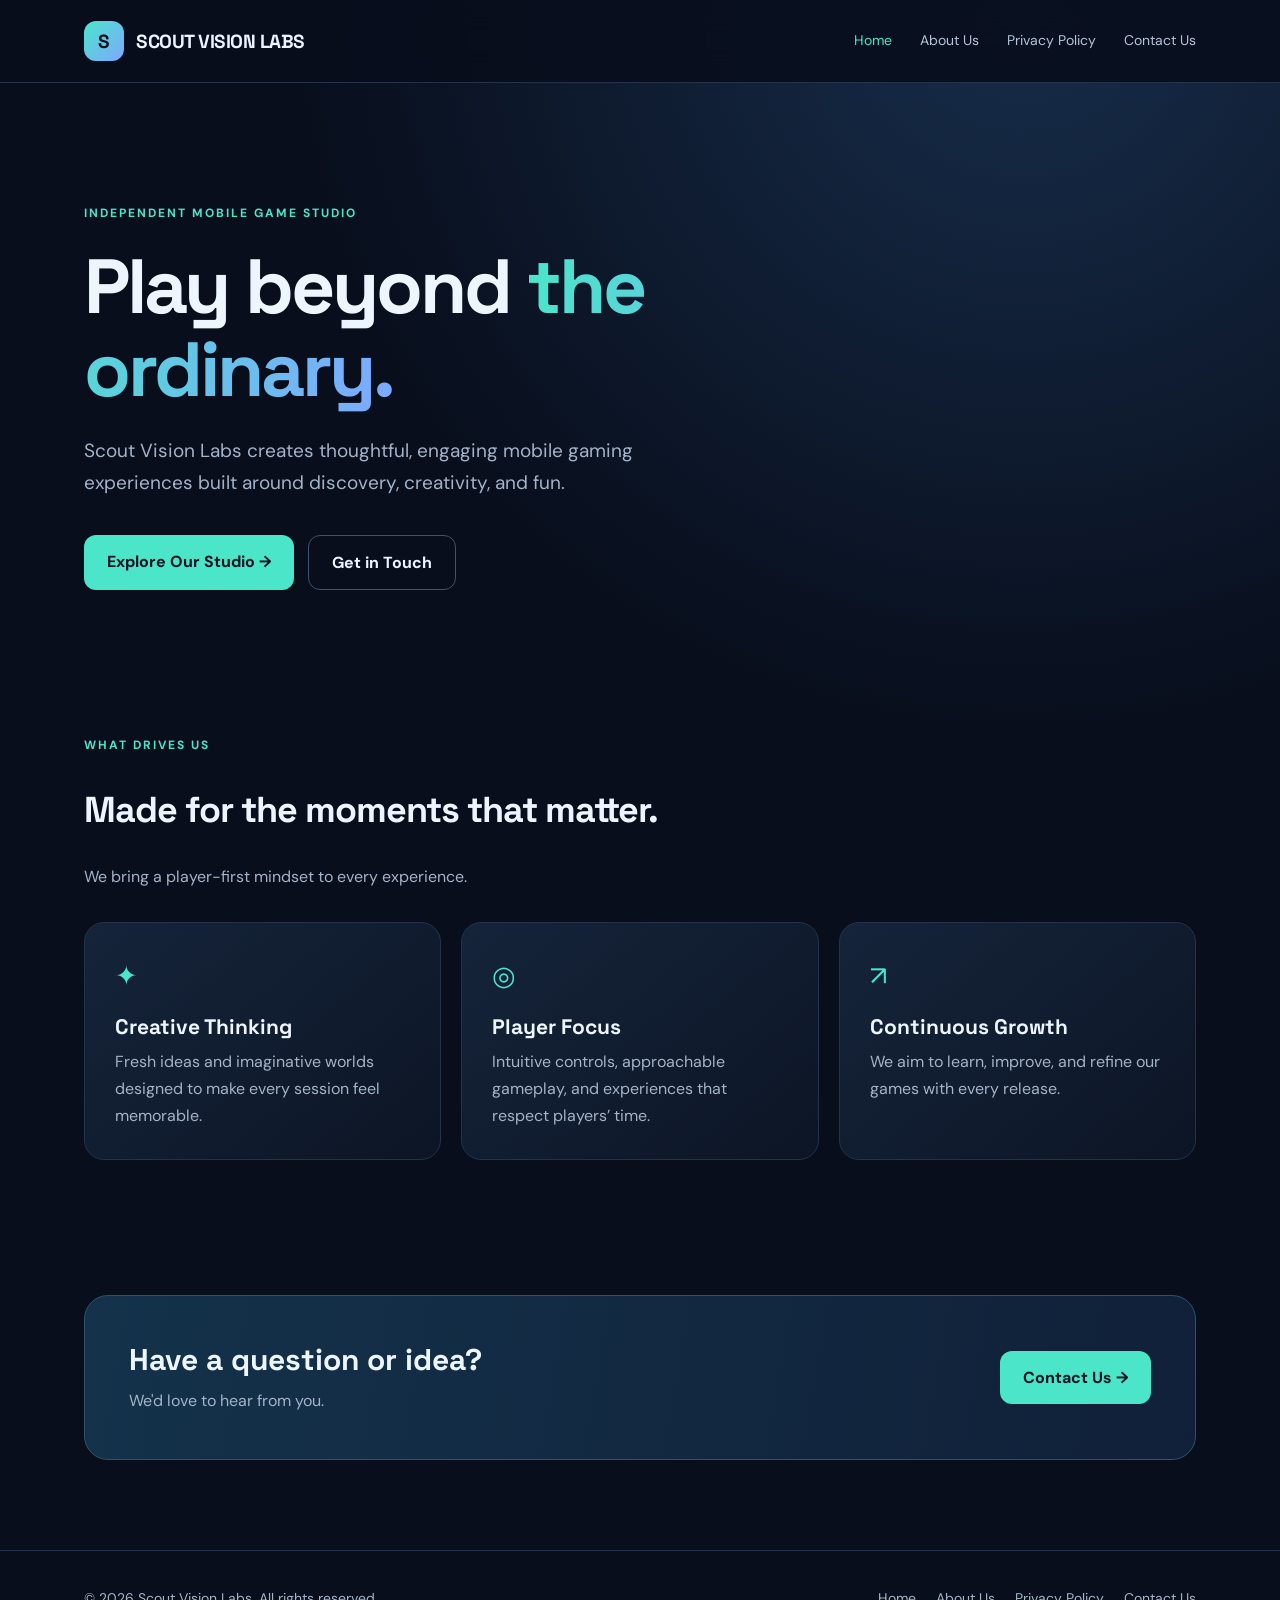
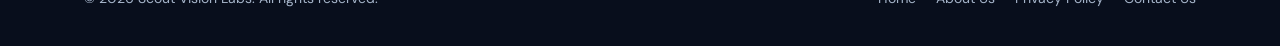
<file: index.html>
<!doctype html><html lang="en"><head><meta charset="utf-8"><meta name="viewport" content="width=device-width,initial-scale=1"><meta name="theme-color" content="#080e1c"><meta name="description" content="Scout Vision Labs — an independent studio focused on engaging mobile gaming experiences."><title>Home | Scout Vision Labs</title><link rel="icon" href="./assets/favicon.svg" type="image/svg+xml"><link rel="stylesheet" href="./assets/style.css"></head><body><header class="header"><div class="wrap nav"><a class="logo" href="./"><span class="mark">S</span> SCOUT VISION LABS</a><button class="menu" aria-label="Toggle navigation" aria-expanded="false">☰</button><nav class="links" aria-label="Main navigation"><a href="./" class="active">Home</a><a href="./about/" class="">About Us</a><a href="./privacypolicy/" class="">Privacy Policy</a><a href="./contact/" class="">Contact Us</a></nav></div></header><main><div class="wrap"><div class="hero"><span class="eyebrow">Independent Mobile Game Studio</span><h1>Play beyond <span class="gradient">the ordinary.</span></h1><p class="lead">Scout Vision Labs creates thoughtful, engaging mobile gaming experiences built around discovery, creativity, and fun.</p><div class="actions"><a class="btn" href="./about/">Explore Our Studio →</a><a class="btn secondary" href="./contact/">Get in Touch</a></div></div><section><span class="eyebrow">What drives us</span><h2 class="section-head">Made for the moments that matter.</h2><p class="muted">We bring a player-first mindset to every experience.</p><div class="grid"><article class="card"><div class="icon">✦</div><h3>Creative Thinking</h3><p>Fresh ideas and imaginative worlds designed to make every session feel memorable.</p></article><article class="card"><div class="icon">◎</div><h3>Player Focus</h3><p>Intuitive controls, approachable gameplay, and experiences that respect players’ time.</p></article><article class="card"><div class="icon">↗</div><h3>Continuous Growth</h3><p>We aim to learn, improve, and refine our games with every release.</p></article></div></section><section><div class="band"><div><h2>Have a question or idea?</h2><div class="muted">We'd love to hear from you.</div></div><a class="btn" href="./contact/">Contact Us →</a></div></section></div></main><footer class="footer"><div class="wrap foot"><div>© <span class="year">2026</span> Scout Vision Labs. All rights reserved.</div><div class="footnav"><a href="./">Home</a><a href="./about/">About Us</a><a href="./privacypolicy/">Privacy Policy</a><a href="./contact/">Contact Us</a></div></div></footer><script src="./assets/script.js"></script></body></html>
</file>
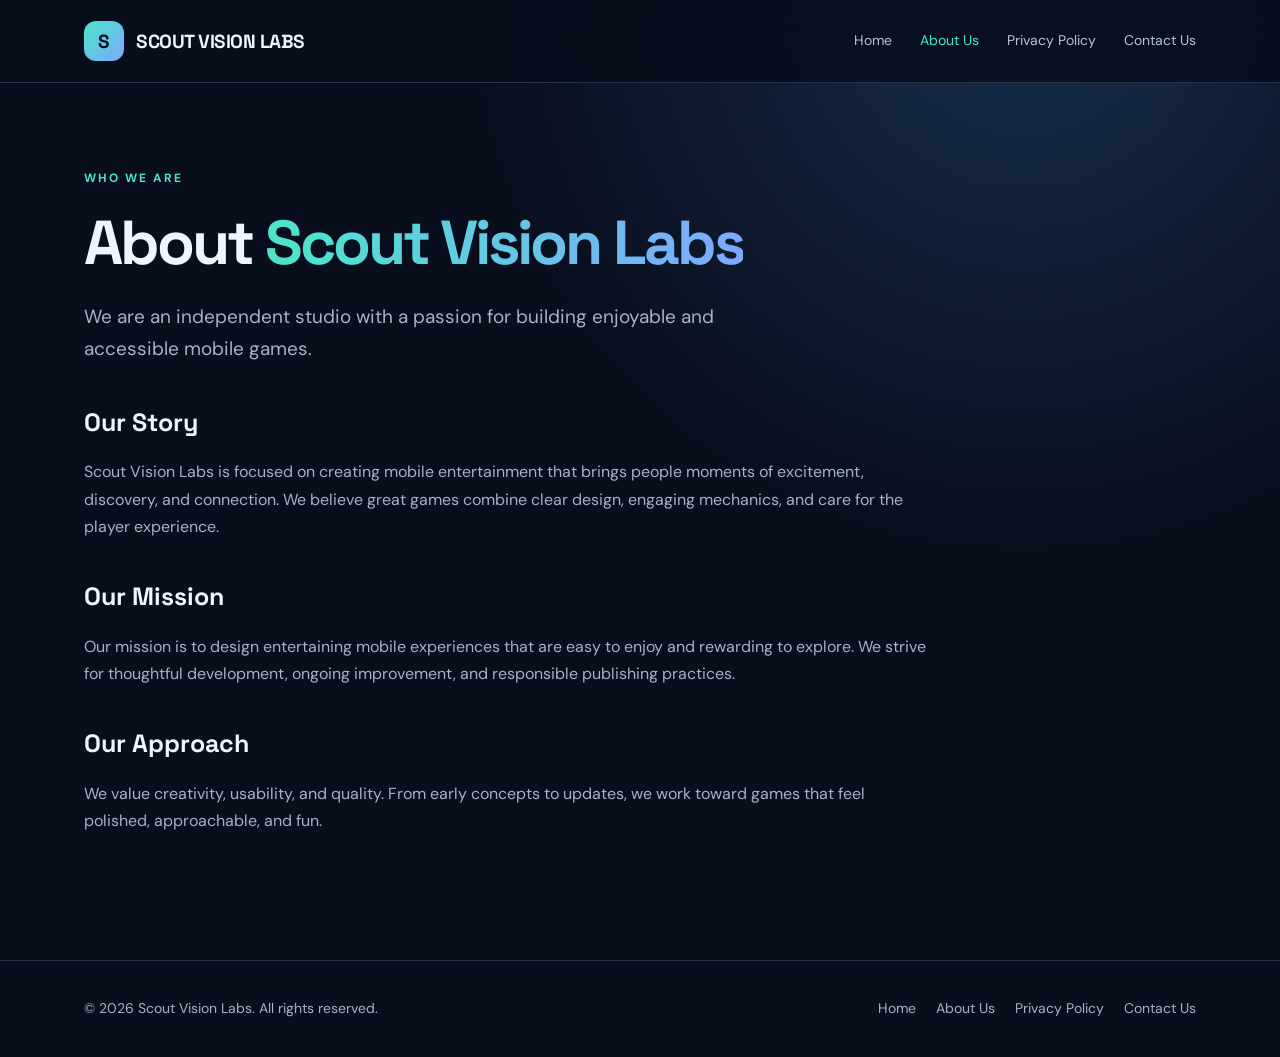
<file: about/index.html>
<!doctype html><html lang="en"><head><meta charset="utf-8"><meta name="viewport" content="width=device-width,initial-scale=1"><meta name="theme-color" content="#080e1c"><meta name="description" content="Scout Vision Labs — an independent studio focused on engaging mobile gaming experiences."><title>About Us | Scout Vision Labs</title><link rel="icon" href="../assets/favicon.svg" type="image/svg+xml"><link rel="stylesheet" href="../assets/style.css"></head><body><header class="header"><div class="wrap nav"><a class="logo" href="../"><span class="mark">S</span> SCOUT VISION LABS</a><button class="menu" aria-label="Toggle navigation" aria-expanded="false">☰</button><nav class="links" aria-label="Main navigation"><a href="../" class="">Home</a><a href="../about/" class="active">About Us</a><a href="../privacypolicy/" class="">Privacy Policy</a><a href="../contact/" class="">Contact Us</a></nav></div></header><main><div class="wrap"><div class="page"><span class="eyebrow">Who we are</span><h1 class="page-title">About <span class="gradient">Scout Vision Labs</span></h1><p class="lead">We are an independent studio with a passion for building enjoyable and accessible mobile games.</p><div class="prose"><h2>Our Story</h2><p>Scout Vision Labs is focused on creating mobile entertainment that brings people moments of excitement, discovery, and connection. We believe great games combine clear design, engaging mechanics, and care for the player experience.</p><h2>Our Mission</h2><p>Our mission is to design entertaining mobile experiences that are easy to enjoy and rewarding to explore. We strive for thoughtful development, ongoing improvement, and responsible publishing practices.</p><h2>Our Approach</h2><p>We value creativity, usability, and quality. From early concepts to updates, we work toward games that feel polished, approachable, and fun.</p></div></div></div></main><footer class="footer"><div class="wrap foot"><div>© <span class="year">2026</span> Scout Vision Labs. All rights reserved.</div><div class="footnav"><a href="../">Home</a><a href="../about/">About Us</a><a href="../privacypolicy/">Privacy Policy</a><a href="../contact/">Contact Us</a></div></div></footer><script src="../assets/script.js"></script></body></html>
</file>
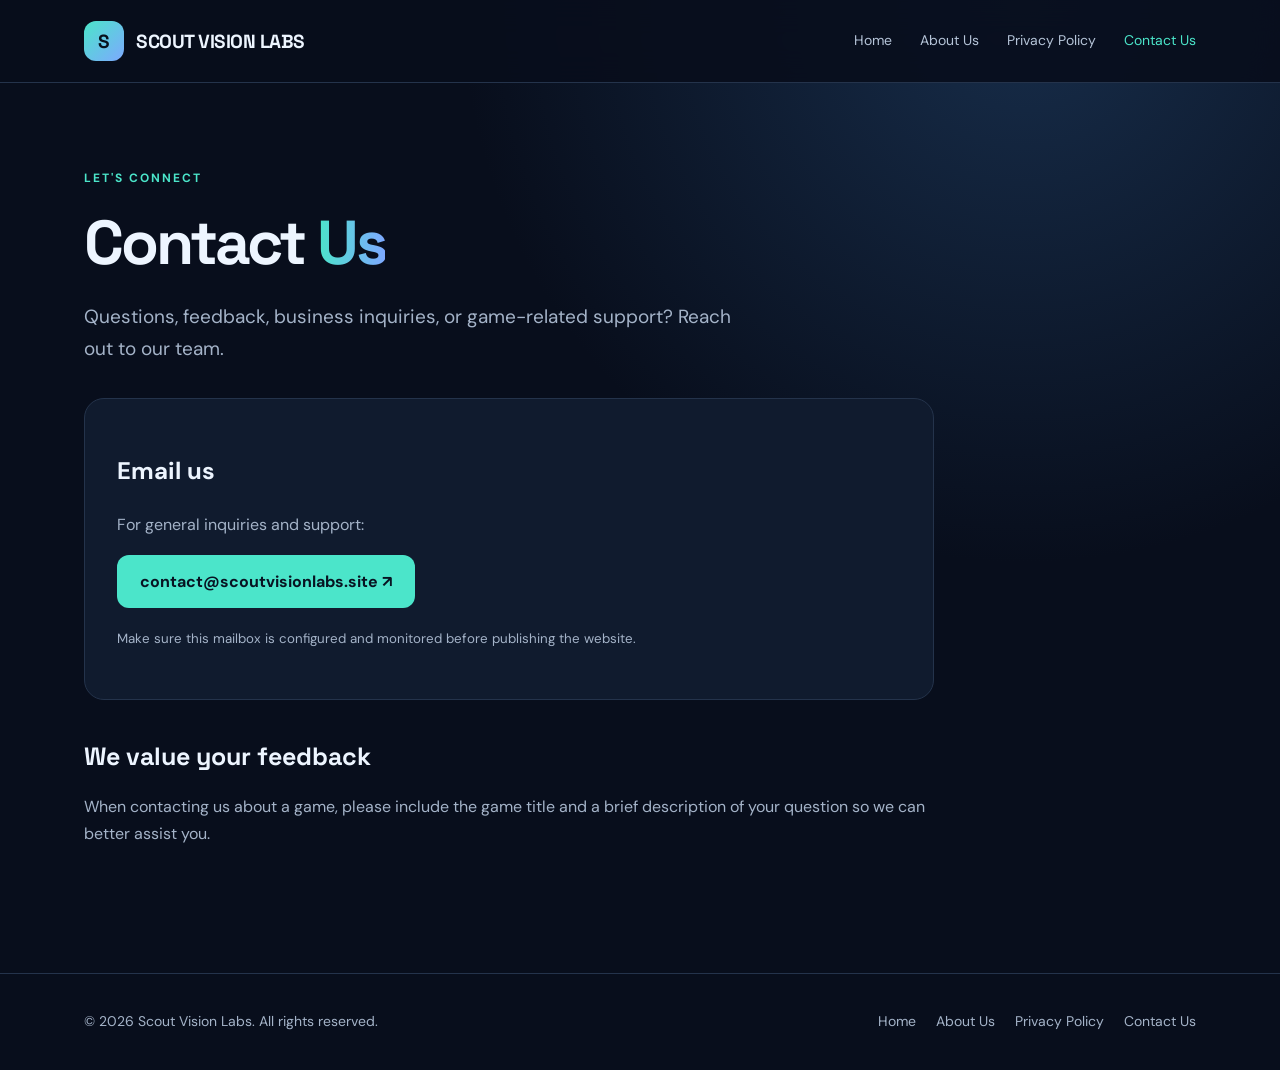
<file: contact/index.html>
<!doctype html><html lang="en"><head><meta charset="utf-8"><meta name="viewport" content="width=device-width,initial-scale=1"><meta name="theme-color" content="#080e1c"><meta name="description" content="Scout Vision Labs — an independent studio focused on engaging mobile gaming experiences."><title>Contact Us | Scout Vision Labs</title><link rel="icon" href="../assets/favicon.svg" type="image/svg+xml"><link rel="stylesheet" href="../assets/style.css"></head><body><header class="header"><div class="wrap nav"><a class="logo" href="../"><span class="mark">S</span> SCOUT VISION LABS</a><button class="menu" aria-label="Toggle navigation" aria-expanded="false">☰</button><nav class="links" aria-label="Main navigation"><a href="../" class="">Home</a><a href="../about/" class="">About Us</a><a href="../privacypolicy/" class="">Privacy Policy</a><a href="../contact/" class="active">Contact Us</a></nav></div></header><main><div class="wrap"><div class="page"><span class="eyebrow">Let's connect</span><h1 class="page-title">Contact <span class="gradient">Us</span></h1><p class="lead">Questions, feedback, business inquiries, or game-related support? Reach out to our team.</p><div class="contact-box"><h2>Email us</h2><p class="muted">For general inquiries and support:</p><p><a class="btn" href="mailto:contact@scoutvisionlabs.site">contact@scoutvisionlabs.site ↗</a></p><p class="muted"><small>Make sure this mailbox is configured and monitored before publishing the website.</small></p></div><div class="prose"><h2>We value your feedback</h2><p>When contacting us about a game, please include the game title and a brief description of your question so we can better assist you.</p></div></div></div></main><footer class="footer"><div class="wrap foot"><div>© <span class="year">2026</span> Scout Vision Labs. All rights reserved.</div><div class="footnav"><a href="../">Home</a><a href="../about/">About Us</a><a href="../privacypolicy/">Privacy Policy</a><a href="../contact/">Contact Us</a></div></div></footer><script src="../assets/script.js"></script></body></html>
</file>
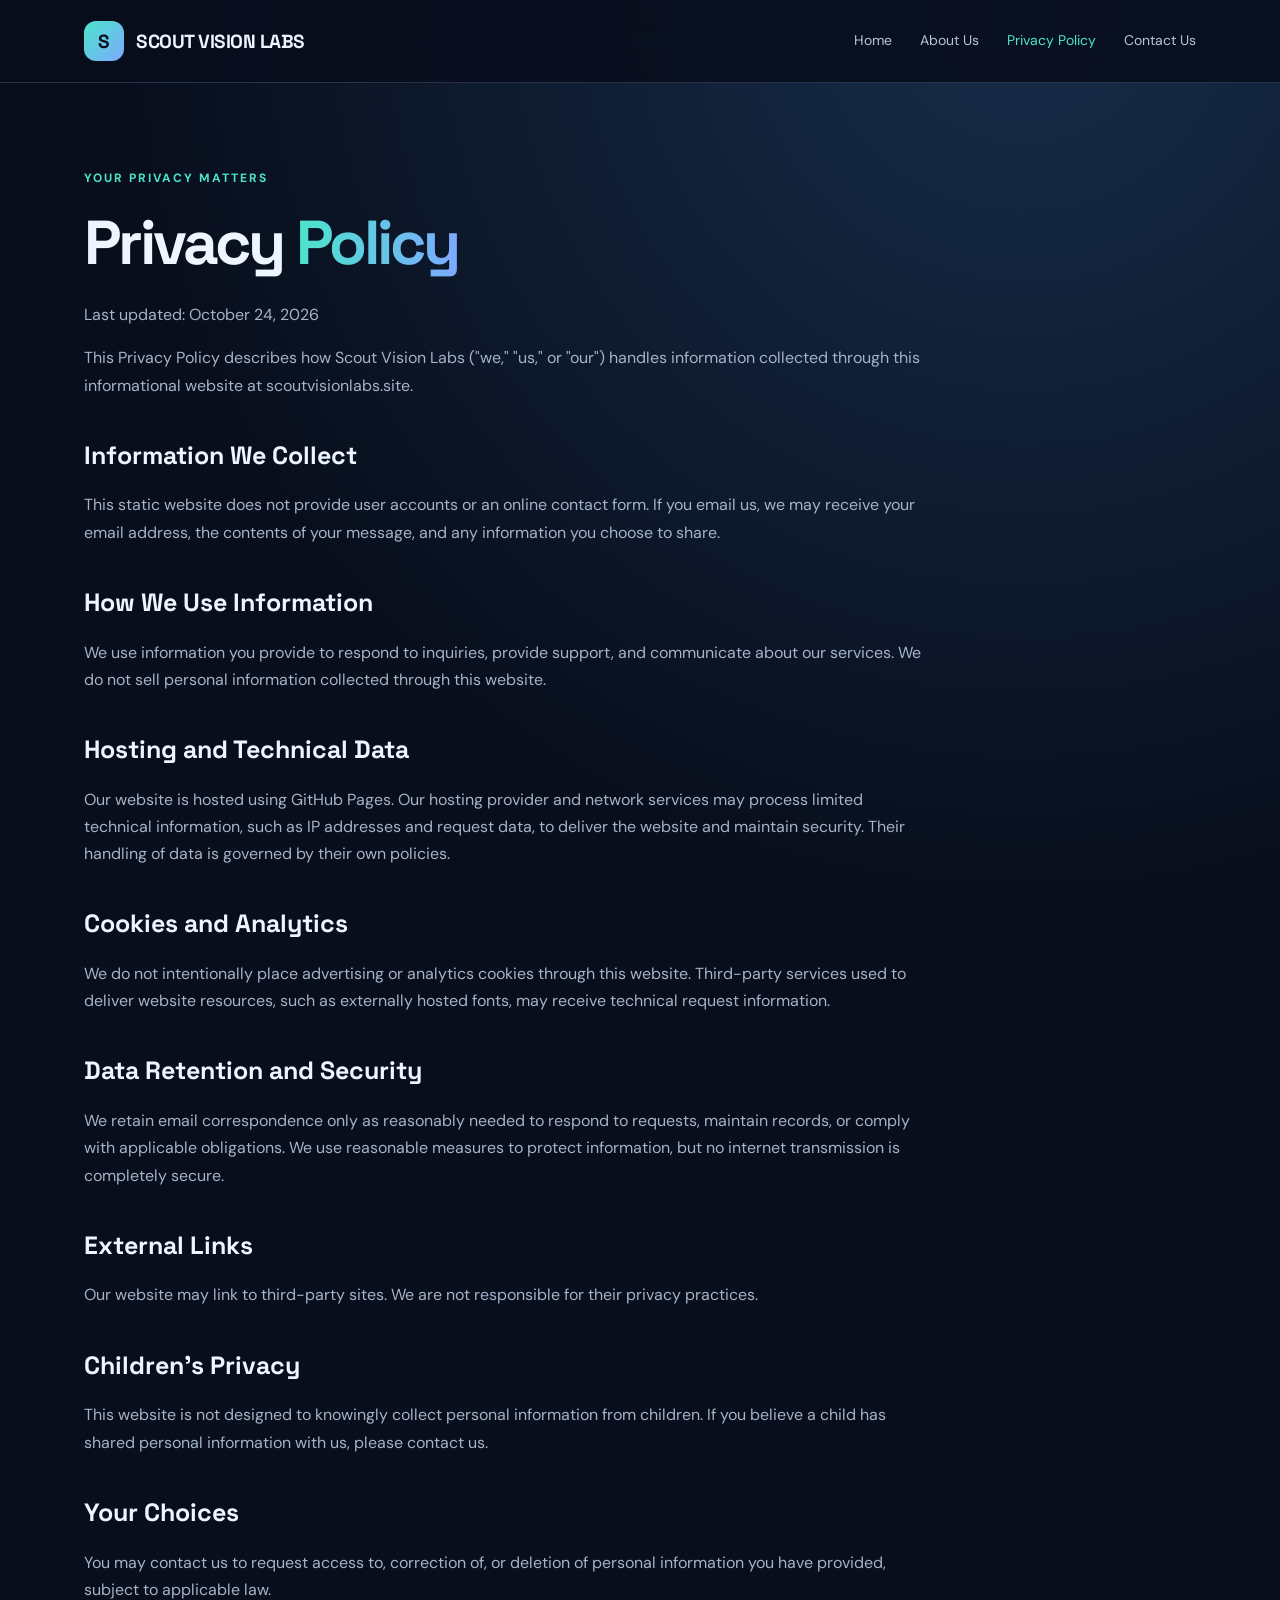
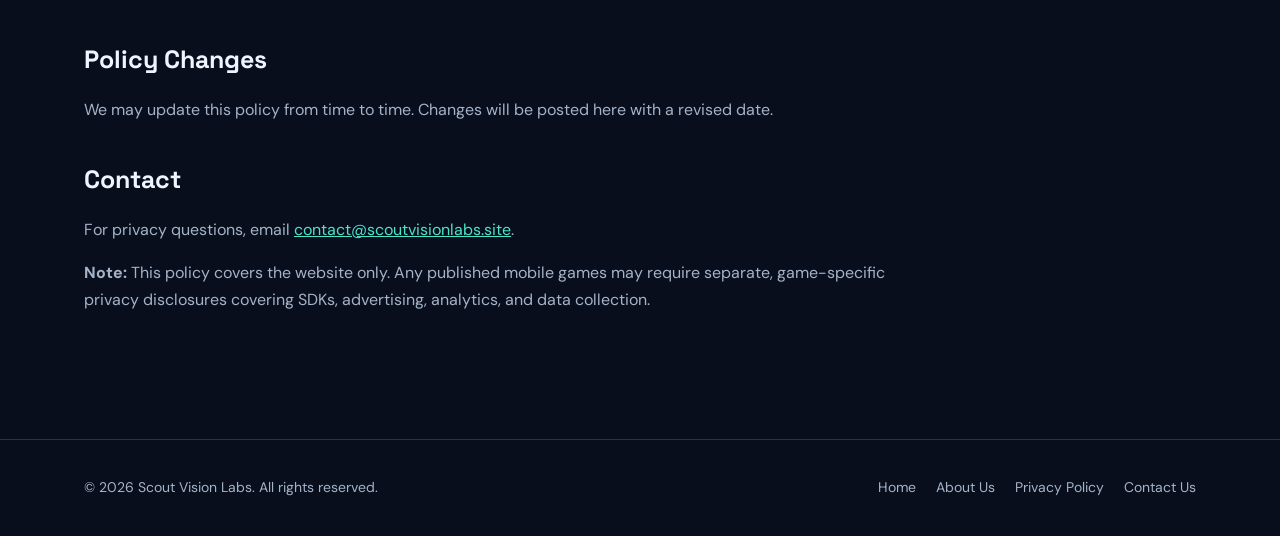
<file: privacypolicy/index.html>
<!doctype html><html lang="en"><head><meta charset="utf-8"><meta name="viewport" content="width=device-width,initial-scale=1"><meta name="theme-color" content="#080e1c"><meta name="description" content="Scout Vision Labs — an independent studio focused on engaging mobile gaming experiences."><title>Privacy Policy | Scout Vision Labs</title><link rel="icon" href="../assets/favicon.svg" type="image/svg+xml"><link rel="stylesheet" href="../assets/style.css"></head><body><header class="header"><div class="wrap nav"><a class="logo" href="../"><span class="mark">S</span> SCOUT VISION LABS</a><button class="menu" aria-label="Toggle navigation" aria-expanded="false">☰</button><nav class="links" aria-label="Main navigation"><a href="../" class="">Home</a><a href="../about/" class="">About Us</a><a href="../privacypolicy/" class="active">Privacy Policy</a><a href="../contact/" class="">Contact Us</a></nav></div></header><main><div class="wrap"><div class="page"><span class="eyebrow">Your privacy matters</span><h1 class="page-title">Privacy <span class="gradient">Policy</span></h1><p class="muted">Last updated: October 24, 2026</p><div class="prose"><p>This Privacy Policy describes how Scout Vision Labs ("we," "us," or "our") handles information collected through this informational website at scoutvisionlabs.site.</p><h2>Information We Collect</h2><p>This static website does not provide user accounts or an online contact form. If you email us, we may receive your email address, the contents of your message, and any information you choose to share.</p><h2>How We Use Information</h2><p>We use information you provide to respond to inquiries, provide support, and communicate about our services. We do not sell personal information collected through this website.</p><h2>Hosting and Technical Data</h2><p>Our website is hosted using GitHub Pages. Our hosting provider and network services may process limited technical information, such as IP addresses and request data, to deliver the website and maintain security. Their handling of data is governed by their own policies.</p><h2>Cookies and Analytics</h2><p>We do not intentionally place advertising or analytics cookies through this website. Third-party services used to deliver website resources, such as externally hosted fonts, may receive technical request information.</p><h2>Data Retention and Security</h2><p>We retain email correspondence only as reasonably needed to respond to requests, maintain records, or comply with applicable obligations. We use reasonable measures to protect information, but no internet transmission is completely secure.</p><h2>External Links</h2><p>Our website may link to third-party sites. We are not responsible for their privacy practices.</p><h2>Children's Privacy</h2><p>This website is not designed to knowingly collect personal information from children. If you believe a child has shared personal information with us, please contact us.</p><h2>Your Choices</h2><p>You may contact us to request access to, correction of, or deletion of personal information you have provided, subject to applicable law.</p><h2>Policy Changes</h2><p>We may update this policy from time to time. Changes will be posted here with a revised date.</p><h2>Contact</h2><p>For privacy questions, email <a href="mailto:contact@scoutvisionlabs.site">contact@scoutvisionlabs.site</a>.</p><p><strong>Note:</strong> This policy covers the website only. Any published mobile games may require separate, game-specific privacy disclosures covering SDKs, advertising, analytics, and data collection.</p></div></div></div></main><footer class="footer"><div class="wrap foot"><div>© <span class="year">2026</span> Scout Vision Labs. All rights reserved.</div><div class="footnav"><a href="../">Home</a><a href="../about/">About Us</a><a href="../privacypolicy/">Privacy Policy</a><a href="../contact/">Contact Us</a></div></div></footer><script src="../assets/script.js"></script></body></html>
</file>
<file: assets/style.css>
@import url('https://fonts.googleapis.com/css2?family=DM+Sans:wght@400;500;600;700&family=Space+Grotesk:wght@400;500;600;700&display=swap');
:root{--bg:#080e1c;--panel:#101b2e;--line:#24334b;--text:#edf5ff;--muted:#a4b3c8;--accent:#4be5ca;--blue:#7da9ff}*{box-sizing:border-box}html{scroll-behavior:smooth}body{margin:0;background:radial-gradient(circle at 80% 0%,#172d4a 0%,transparent 38%),var(--bg);color:var(--text);font-family:'DM Sans',sans-serif;line-height:1.7}a{color:inherit;text-decoration:none}a:hover{color:var(--accent)}.wrap{max-width:1160px;margin:auto;padding:0 24px}.header{position:sticky;top:0;z-index:5;background:#080e1ce8;backdrop-filter:blur(16px);border-bottom:1px solid var(--line)}.nav{display:flex;justify-content:space-between;align-items:center;min-height:82px;gap:24px}.logo{display:flex;align-items:center;gap:12px;font:700 19px 'Space Grotesk',sans-serif;letter-spacing:-.5px}.mark{display:grid;place-items:center;width:40px;height:40px;border-radius:12px;background:linear-gradient(135deg,var(--accent),var(--blue));color:#07111c;font-weight:800}.links{display:flex;gap:28px;align-items:center}.links a{font-size:14px;color:#b5c4d8}.links a.active,.links a:hover{color:var(--accent)}.menu{display:none;background:none;border:1px solid var(--line);color:var(--text);border-radius:10px;padding:8px 12px;font-size:22px}.hero{padding:115px 0 95px;max-width:820px}.eyebrow{display:inline-block;color:var(--accent);text-transform:uppercase;letter-spacing:2px;font-size:12px;font-weight:700}.hero h1,.page-title{font:700 clamp(42px,6vw,78px)/1.08 'Space Grotesk',sans-serif;letter-spacing:-3px;margin:20px 0 24px}.gradient{background:linear-gradient(90deg,var(--accent),var(--blue));color:transparent;background-clip:text}.lead{font-size:19px;color:var(--muted);max-width:650px}.actions{display:flex;gap:14px;flex-wrap:wrap;margin-top:35px}.btn{display:inline-flex;padding:13px 23px;border-radius:12px;background:var(--accent);color:#081422;font-weight:700}.btn.secondary{background:transparent;color:var(--text);border:1px solid #40536b}.btn:hover{color:#081422;transform:translateY(-2px)}.btn.secondary:hover{color:var(--accent)}section{padding:45px 0 90px}.section-head{font:700 36px 'Space Grotesk',sans-serif;letter-spacing:-1px}.muted{color:var(--muted)}.grid{display:grid;grid-template-columns:repeat(3,1fr);gap:20px;margin-top:32px}.card{padding:30px;border:1px solid var(--line);border-radius:20px;background:linear-gradient(140deg,#15243a,#0c1525)}.icon{font-size:27px;color:var(--accent)}.card h3{font:700 21px 'Space Grotesk',sans-serif;margin:14px 0 8px}.card p{color:var(--muted);margin:0}.band{padding:44px;background:linear-gradient(100deg,#14324b,#102038);border:1px solid #2b5667;border-radius:24px;display:flex;align-items:center;justify-content:space-between;gap:20px}.band h2{font:700 30px 'Space Grotesk',sans-serif;margin:0 0 8px}.page{padding:80px 0 110px;max-width:850px}.page-title{font-size:clamp(42px,5vw,62px)}.prose h2{font:700 25px 'Space Grotesk',sans-serif;margin-top:40px}.prose p,.prose li{color:var(--muted)}.prose a{color:var(--accent);text-decoration:underline}.contact-box{padding:32px;border:1px solid var(--line);background:var(--panel);border-radius:20px;margin-top:32px}.footer{border-top:1px solid var(--line);padding:36px 0;color:var(--muted);font-size:14px}.foot{display:flex;justify-content:space-between;gap:20px;flex-wrap:wrap}.footnav{display:flex;gap:20px;flex-wrap:wrap}@media(max-width:700px){.nav{min-height:72px}.menu{display:block}.links{display:none;position:absolute;left:0;right:0;top:72px;padding:18px 24px;background:#0d1829;border-bottom:1px solid var(--line);flex-direction:column;align-items:flex-start}.links.open{display:flex}.hero{padding:75px 0 60px}.hero h1{letter-spacing:-2px}.grid{grid-template-columns:1fr}.band{display:block}.band .btn{margin-top:20px}.page{padding-top:55px}.foot{display:block}.footnav{margin-top:15px}}
</file>
